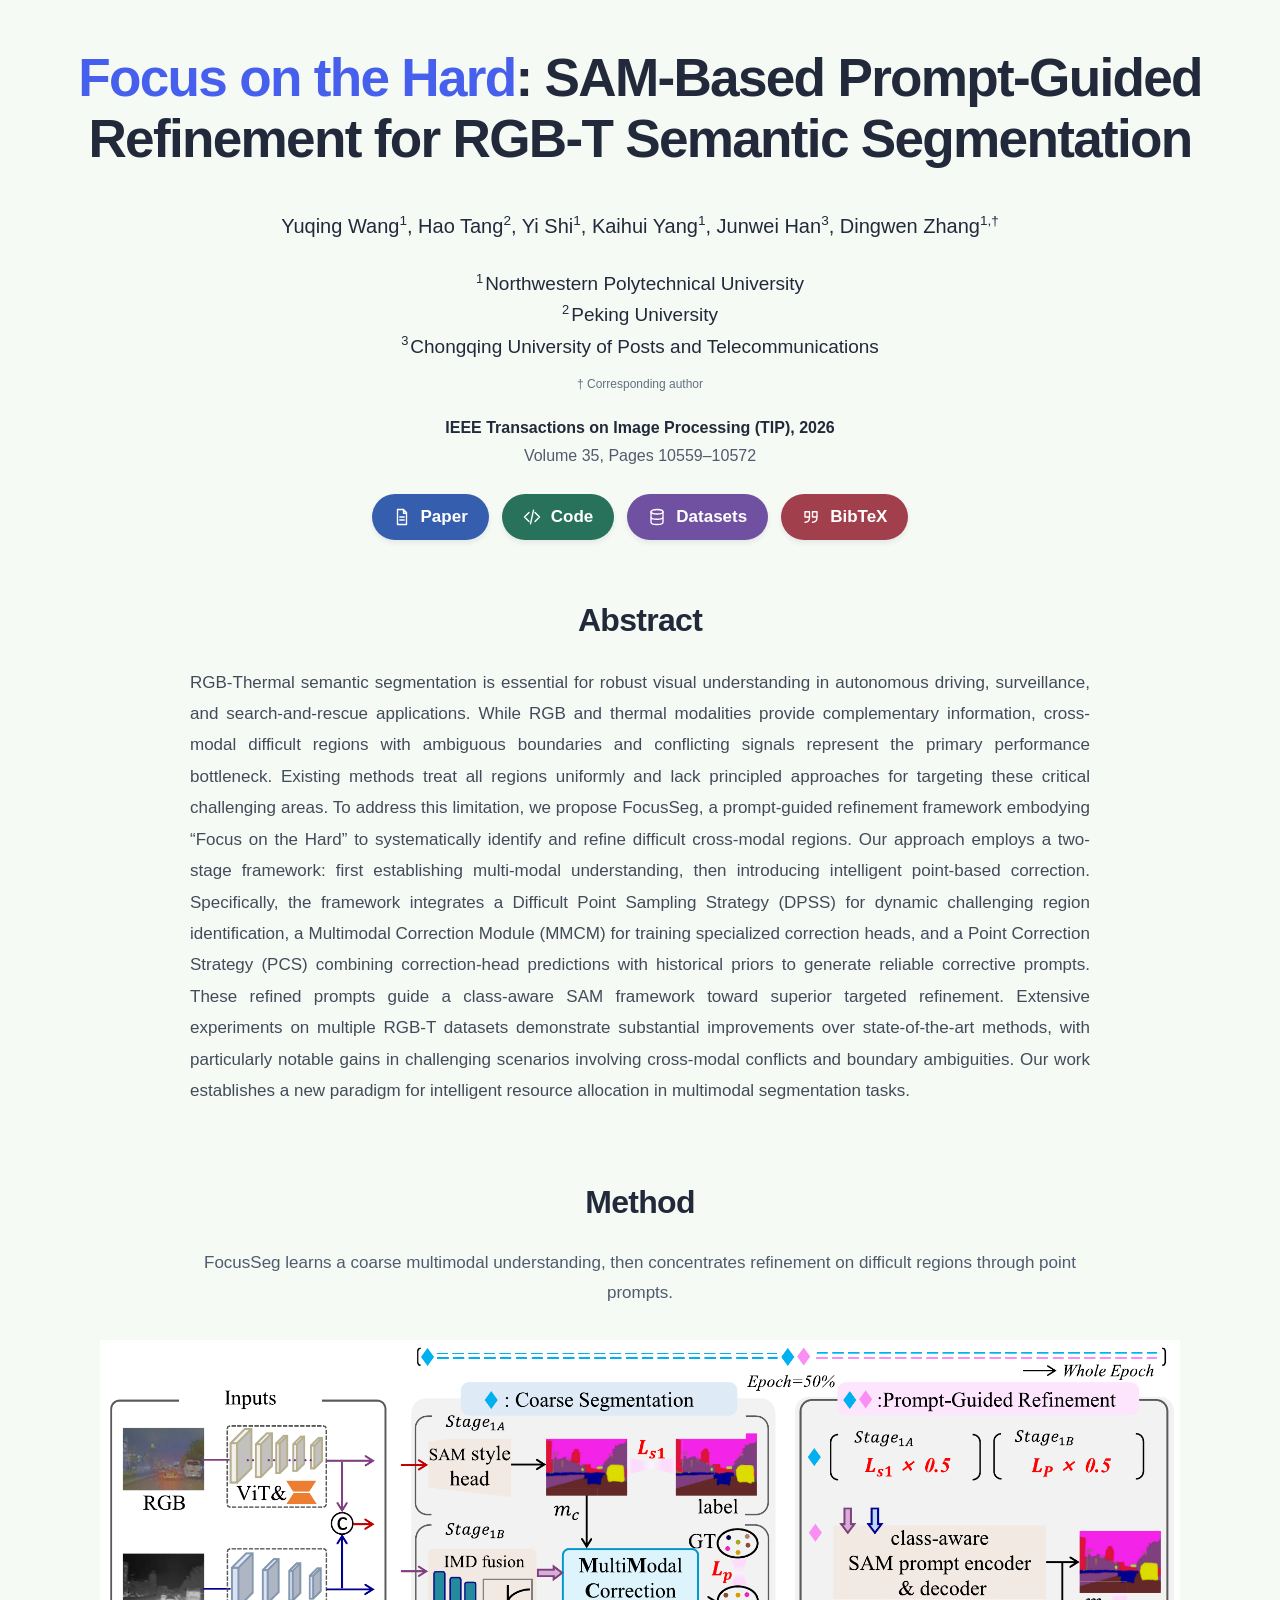
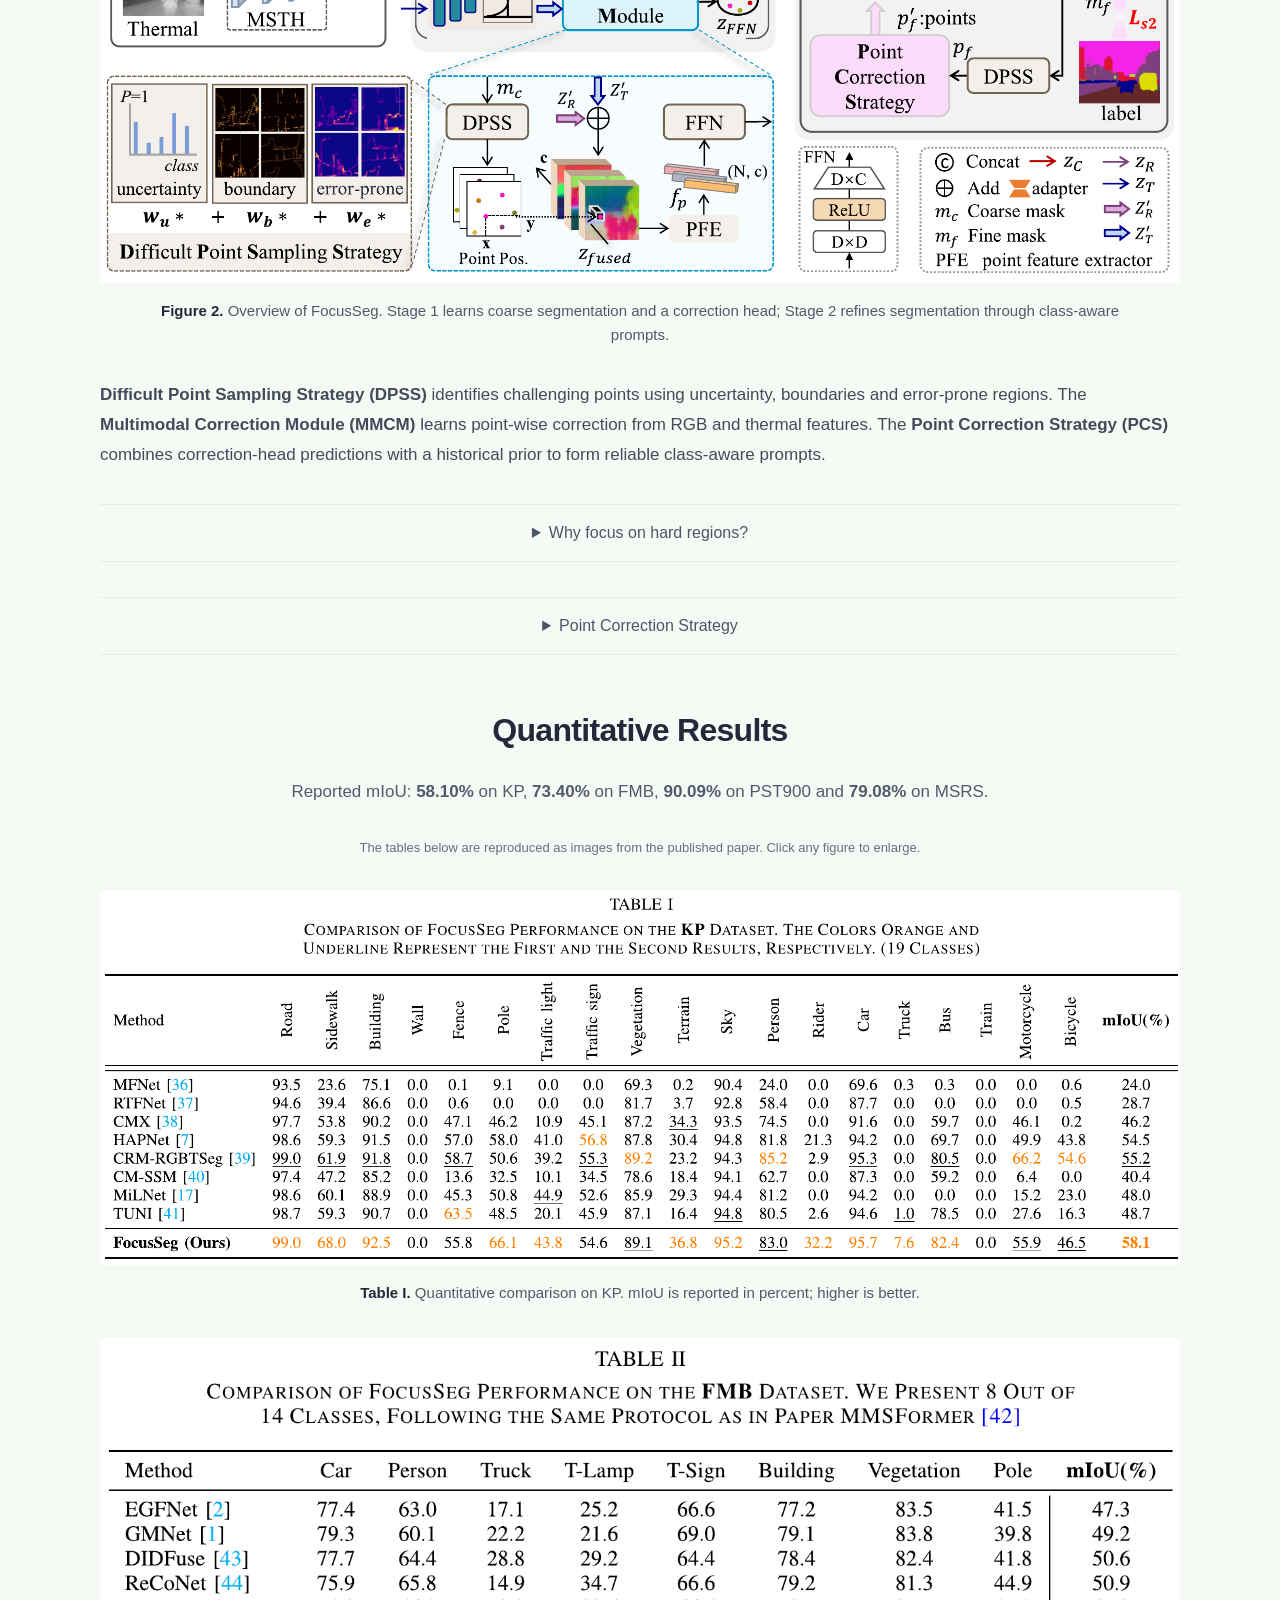
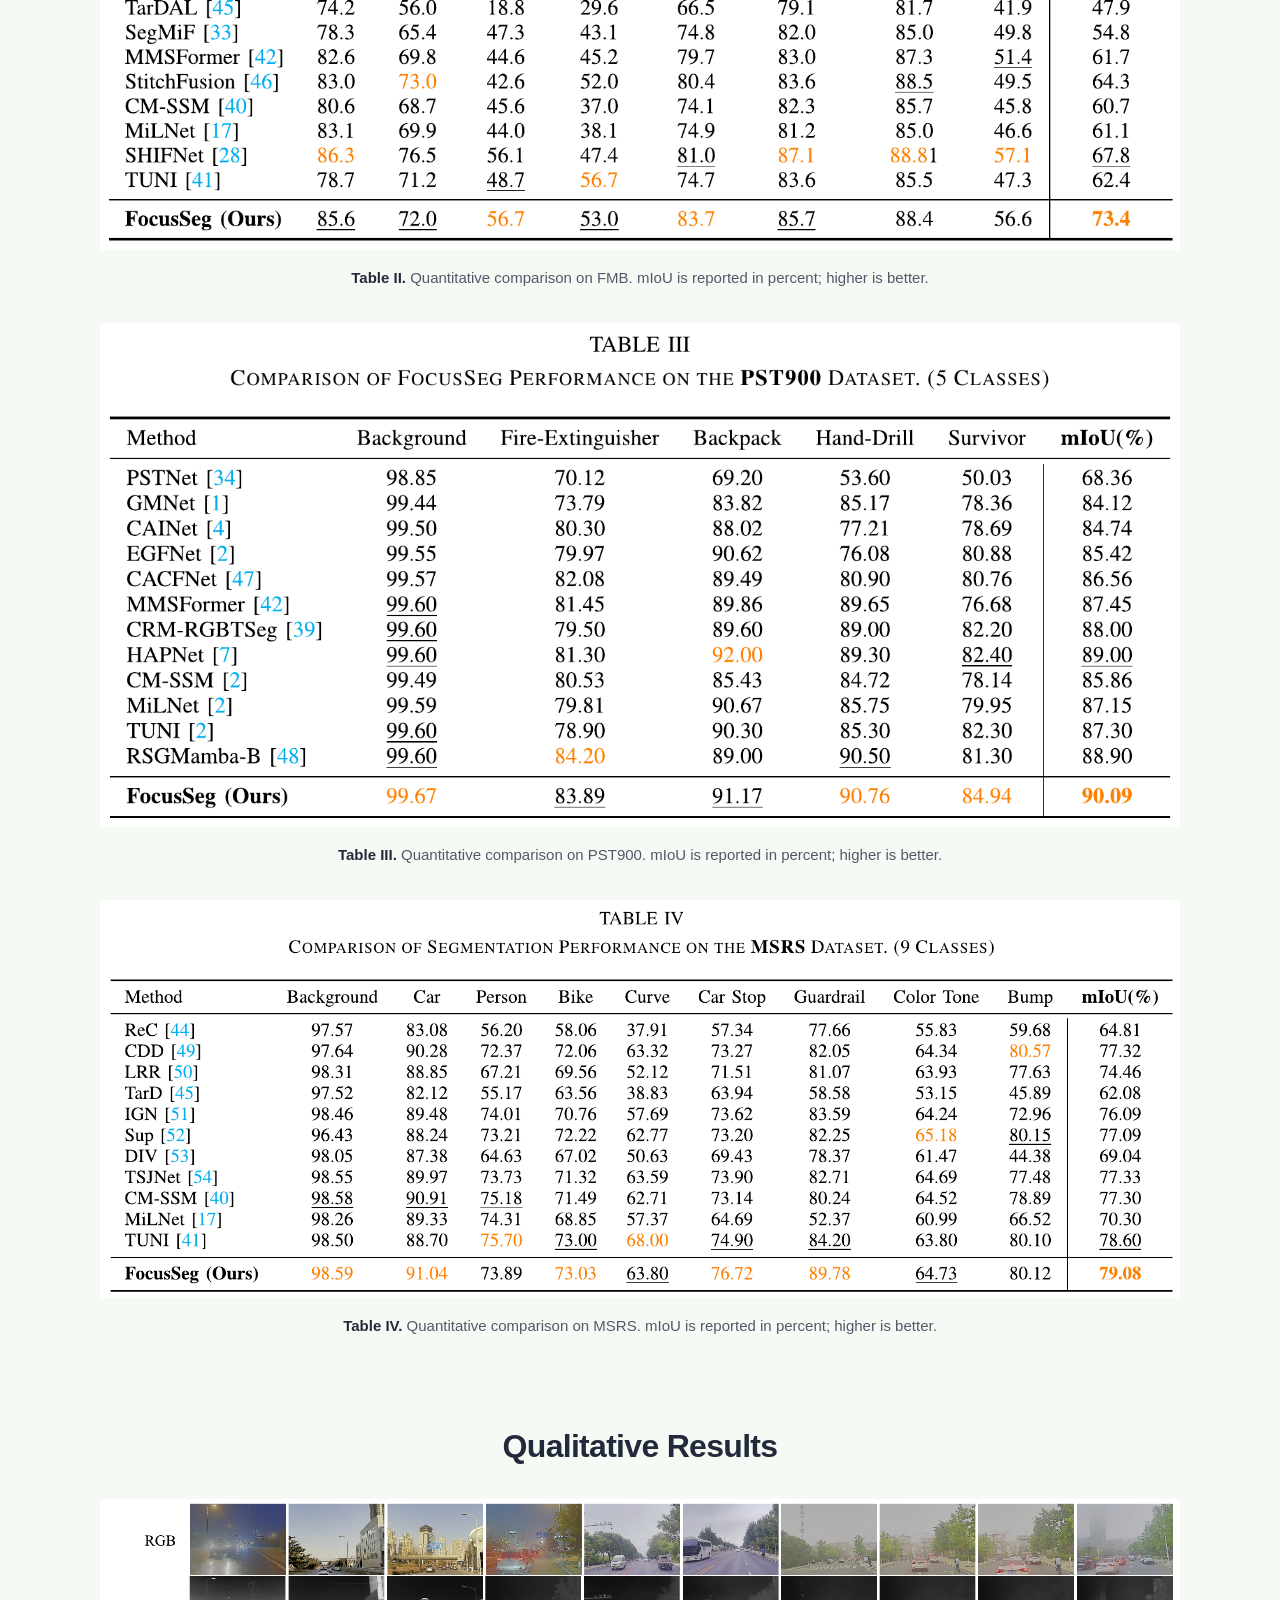
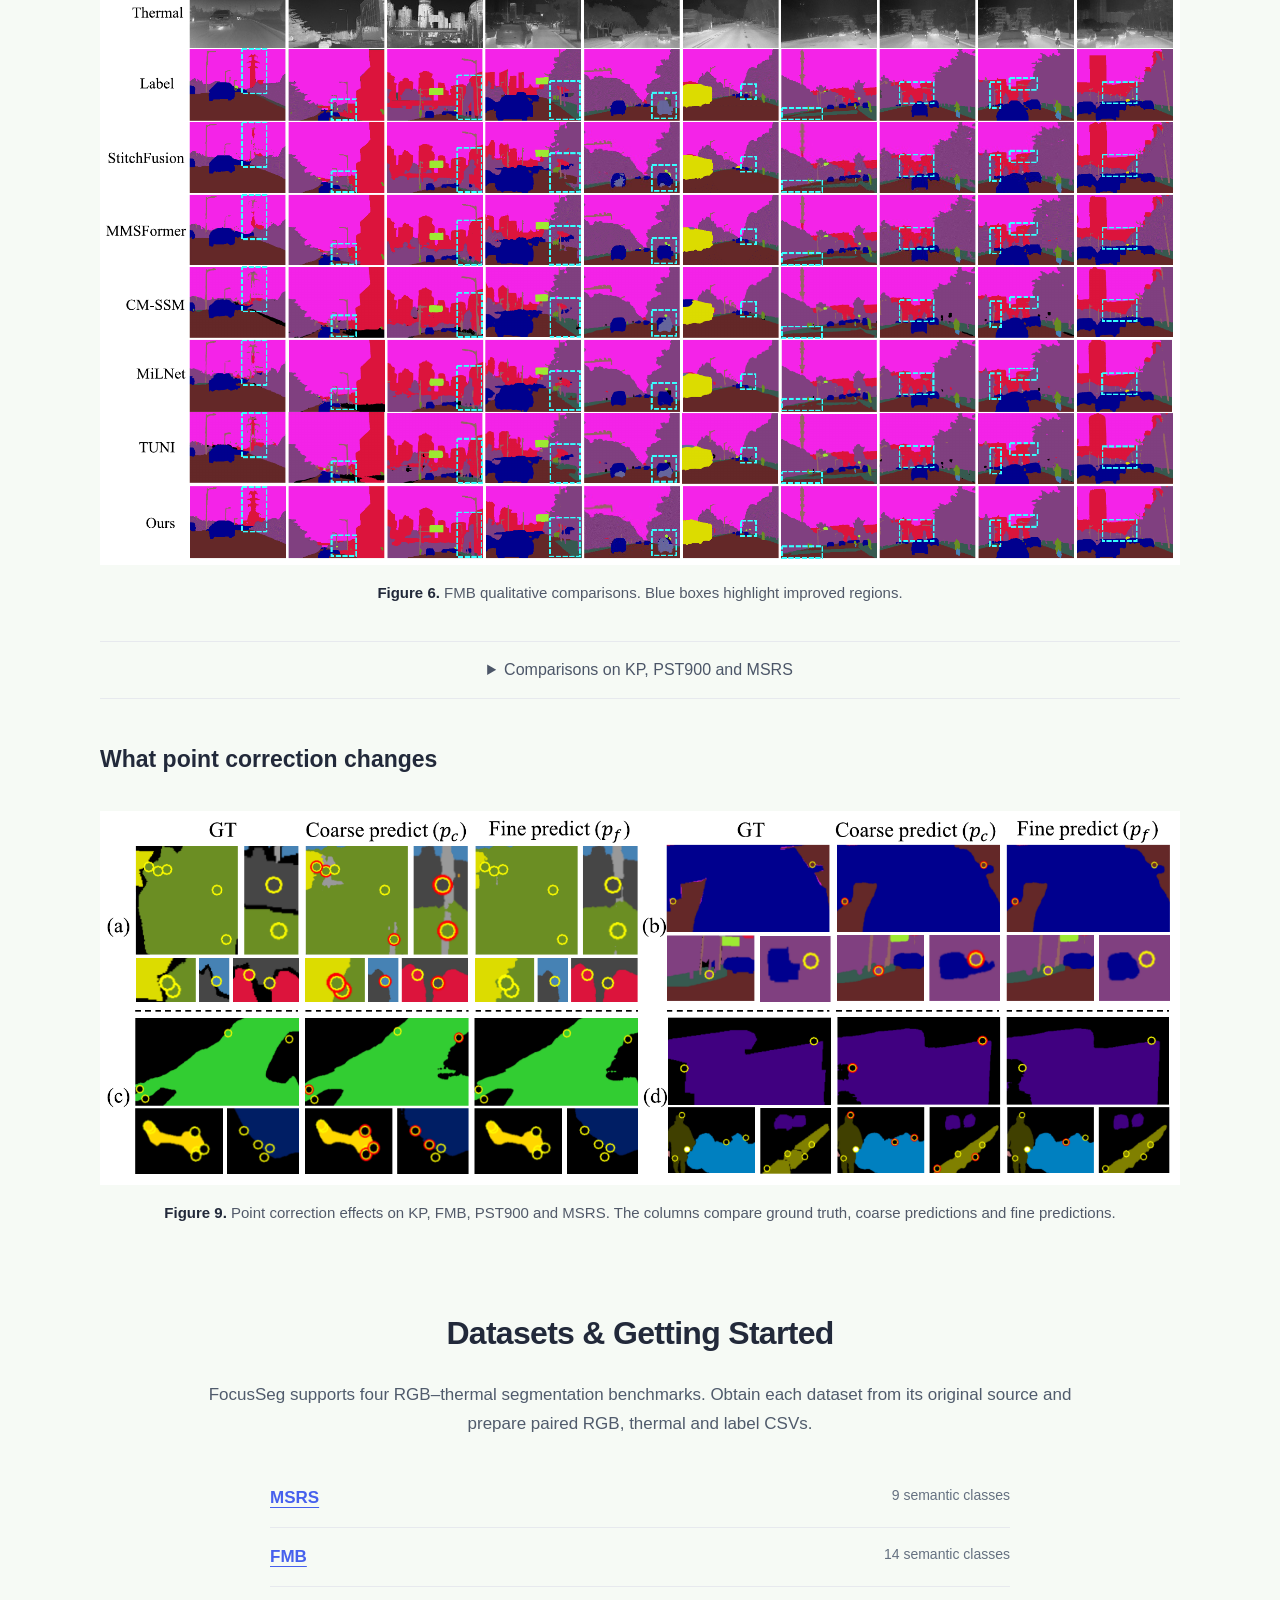
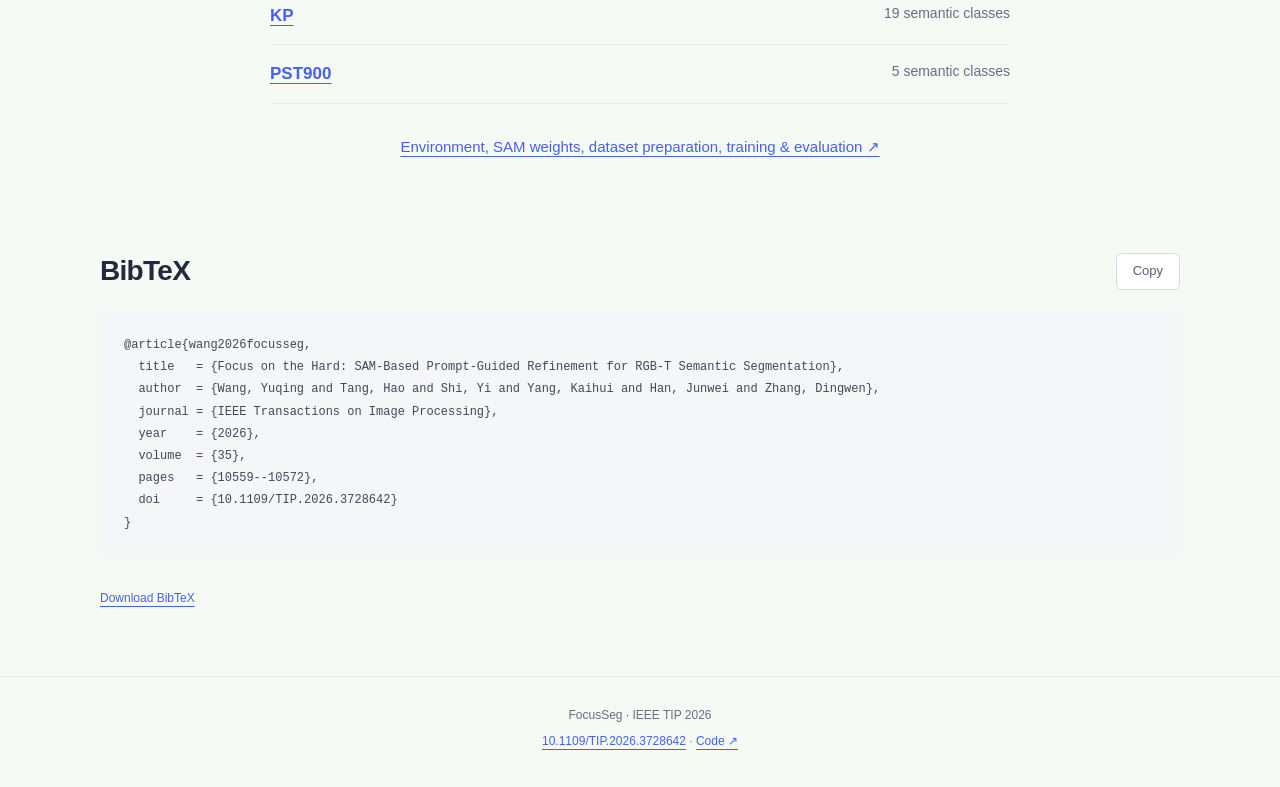
<file: FocusSeg/index.html>
<!doctype html>
<html lang="en">
<head>
<meta charset="utf-8">
<meta name="viewport" content="width=device-width,initial-scale=1">
<title>FocusSeg | Focus on the Hard · TIP 2026</title>
<meta name="description" content="FocusSeg: SAM-Based Prompt-Guided Refinement for RGB-T Semantic Segmentation. IEEE TIP 2026. Official paper, code, datasets and results.">
<meta name="theme-color" content="#f6faf5">
<meta property="og:title" content="Focus on the Hard: SAM-Based Prompt-Guided Refinement for RGB-T Semantic Segmentation">
<meta property="og:description" content="FocusSeg · IEEE Transactions on Image Processing, 2026. Identify hard cross-modal regions and refine them with class-aware SAM prompts.">
<meta property="og:type" content="website">
<meta property="og:url" content="https://wanda36.github.io/FocusSeg/">
<meta property="og:image" content="https://wanda36.github.io/FocusSeg/assets/framework.png">
<link rel="canonical" href="https://wanda36.github.io/FocusSeg/">
<link rel="icon" href="favicon.svg" type="image/svg+xml">
<link rel="stylesheet" href="style.css">
<script defer src="script.js"></script>
</head>
<body>
<a class="skip" href="#content">Skip to content</a>
<main id="content">
<section class="hero">
<h1><span>Focus on the Hard</span>: SAM-Based Prompt-Guided Refinement for RGB-T Semantic Segmentation</h1>
<p class="authors"><span>Yuqing Wang<sup>1</sup>,</span> <span>Hao Tang<sup>2</sup>,</span> <span>Yi Shi<sup>1</sup>,</span> <span>Kaihui Yang<sup>1</sup>,</span> <span>Junwei Han<sup>3</sup>,</span> <span>Dingwen Zhang<sup>1,†</sup></span></p>
<div class="affiliations">
<p><sup>1</sup>Northwestern Polytechnical University</p>
<p><sup>2</sup>Peking University</p>
<p><sup>3</sup>Chongqing University of Posts and Telecommunications</p>
</div>
<p class="corresponding">† Corresponding author</p>
<p class="venue"><strong>IEEE Transactions on Image Processing (TIP), 2026</strong><br>Volume 35, Pages 10559–10572</p>
<div class="resources">
<a href="https://doi.org/10.1109/TIP.2026.3728642"><svg viewBox="0 0 24 24" aria-hidden="true"><path d="M6 2h8l4 4v16H6zM14 2v5h4M9 12h6M9 16h6"/></svg> Paper</a>
<a href="https://github.com/Wanda36/FocusSeg"><svg viewBox="0 0 24 24" aria-hidden="true"><path d="m8 6-6 6 6 6m8-12 6 6-6 6M14 3l-4 18"/></svg> Code</a>
<a href="#datasets"><svg viewBox="0 0 24 24" aria-hidden="true"><ellipse cx="12" cy="5" rx="8" ry="3"/><path d="M4 5v14c0 4 16 4 16 0V5M4 12c0 4 16 4 16 0"/></svg> Datasets</a>
<a href="#citation"><svg viewBox="0 0 24 24" aria-hidden="true"><path d="M4 5h6v7H4v-7Zm10 0h6v7h-6v-7ZM10 12c0 5-3 7-6 7m16-7c0 5-3 7-6 7"/></svg> BibTeX</a>
</div>
</section>
<section class="section abstract" id="abstract">
<h2>Abstract</h2>
<p>RGB-Thermal semantic segmentation is essential for robust visual understanding in autonomous driving, surveillance, and search-and-rescue applications. While RGB and thermal modalities provide complementary information, cross-modal difficult regions with ambiguous boundaries and conflicting signals represent the primary performance bottleneck. Existing methods treat all regions uniformly and lack principled approaches for targeting these critical challenging areas. To address this limitation, we propose FocusSeg, a prompt-guided refinement framework embodying “Focus on the Hard” to systematically identify and refine difficult cross-modal regions. Our approach employs a two-stage framework: first establishing multi-modal understanding, then introducing intelligent point-based correction. Specifically, the framework integrates a Difficult Point Sampling Strategy (DPSS) for dynamic challenging region identification, a Multimodal Correction Module (MMCM) for training specialized correction heads, and a Point Correction Strategy (PCS) combining correction-head predictions with historical priors to generate reliable corrective prompts. These refined prompts guide a class-aware SAM framework toward superior targeted refinement. Extensive experiments on multiple RGB-T datasets demonstrate substantial improvements over state-of-the-art methods, with particularly notable gains in challenging scenarios involving cross-modal conflicts and boundary ambiguities. Our work establishes a new paradigm for intelligent resource allocation in multimodal segmentation tasks.</p>
</section>
<section class="section" id="method">
<h2>Method</h2>
<p class="section-intro">FocusSeg learns a coarse multimodal understanding, then concentrates refinement on difficult regions through point prompts.</p>
<figure>
  <a class="zoom" href="assets/framework.png"><img src="assets/framework.png" alt="FocusSeg framework: two-stage training, difficult point sampling, multimodal correction and prompt-guided refinement" loading="lazy"></a>
  <figcaption><strong>Figure 2.</strong> Overview of FocusSeg. Stage 1 learns coarse segmentation and a correction head; Stage 2 refines segmentation through class-aware prompts.</figcaption>
</figure>
<p><strong>Difficult Point Sampling Strategy (DPSS)</strong> identifies challenging points using uncertainty, boundaries and error-prone regions. The <strong>Multimodal Correction Module (MMCM)</strong> learns point-wise correction from RGB and thermal features. The <strong>Point Correction Strategy (PCS)</strong> combines correction-head predictions with a historical prior to form reliable class-aware prompts.</p>
<details><summary>Why focus on hard regions?</summary><figure>
  <a class="zoom" href="assets/motivation.png"><img src="assets/motivation.png" alt="Uniform processing versus targeted refinement of difficult cross-modal regions" loading="lazy"></a>
  <figcaption><strong>Figure 1.</strong> FocusSeg allocates refinement to hard regions instead of treating every region uniformly.</figcaption>
</figure></details>
<details><summary>Point Correction Strategy</summary><figure class="compact">
  <a class="zoom" href="assets/point-correction-strategy.png"><img src="assets/point-correction-strategy.png" alt="Point correction using correction-head logits and historical-prior candidate intersection" loading="lazy"></a>
  <figcaption><strong>Figure 3.</strong> The Point Correction Strategy combines learned correction predictions with historical priors.</figcaption>
</figure><p>During training, PCS intersects correction-head and historical-prior candidates and filters unreliable corrections using ground-truth supervision. This training-time correction should be distinguished from automatic inference, which does not access ground-truth labels.</p></details>
</section>
<section class="section" id="results">
<h2>Quantitative Results</h2>
<p class="section-intro">Reported mIoU: <strong>58.10%</strong> on KP, <strong>73.40%</strong> on FMB, <strong>90.09%</strong> on PST900 and <strong>79.08%</strong> on MSRS.</p>
<p class="figure-note">The tables below are reproduced as images from the published paper. Click any figure to enlarge.</p>
<figure>
  <a class="zoom" href="assets/table-1-kp.png"><img src="assets/table-1-kp.png" alt="Table I: published quantitative comparisons on KP" loading="lazy"></a>
  <figcaption><strong>Table I.</strong> Quantitative comparison on KP. mIoU is reported in percent; higher is better.</figcaption>
</figure>
<figure>
  <a class="zoom" href="assets/table-2-fmb.png"><img src="assets/table-2-fmb.png" alt="Table II: published quantitative comparisons on FMB" loading="lazy"></a>
  <figcaption><strong>Table II.</strong> Quantitative comparison on FMB. mIoU is reported in percent; higher is better.</figcaption>
</figure>
<figure>
  <a class="zoom" href="assets/table-3-pst900.png"><img src="assets/table-3-pst900.png" alt="Table III: published quantitative comparisons on PST900" loading="lazy"></a>
  <figcaption><strong>Table III.</strong> Quantitative comparison on PST900. mIoU is reported in percent; higher is better.</figcaption>
</figure>
<figure>
  <a class="zoom" href="assets/table-4-msrs.png"><img src="assets/table-4-msrs.png" alt="Table IV: published quantitative comparisons on MSRS" loading="lazy"></a>
  <figcaption><strong>Table IV.</strong> Quantitative comparison on MSRS. mIoU is reported in percent; higher is better.</figcaption>
</figure>
</section>
<section class="section" id="qualitative">
<h2>Qualitative Results</h2>
<figure>
  <a class="zoom" href="assets/results-fmb.png"><img src="assets/results-fmb.png" alt="Qualitative RGB-thermal segmentation comparisons on FMB" loading="lazy"></a>
  <figcaption><strong>Figure 6.</strong> FMB qualitative comparisons. Blue boxes highlight improved regions.</figcaption>
</figure>
<details><summary>Comparisons on KP, PST900 and MSRS</summary><figure class="compact">
  <a class="zoom" href="assets/results-kp.png"><img src="assets/results-kp.png" alt="Qualitative segmentation comparisons on KP" loading="lazy"></a>
  <figcaption><strong>Figure 5.</strong> Qualitative results on KP.</figcaption>
</figure>
<figure>
  <a class="zoom" href="assets/results-pst900.png"><img src="assets/results-pst900.png" alt="Qualitative segmentation comparisons on PST900" loading="lazy"></a>
  <figcaption><strong>Figure 7.</strong> Qualitative results on PST900.</figcaption>
</figure>
<figure>
  <a class="zoom" href="assets/results-msrs.png"><img src="assets/results-msrs.png" alt="Qualitative segmentation comparisons on MSRS" loading="lazy"></a>
  <figcaption><strong>Figure 8.</strong> Qualitative results on MSRS.</figcaption>
</figure></details>
<h3>What point correction changes</h3>
<figure>
  <a class="zoom" href="assets/point-correction-effect.png"><img src="assets/point-correction-effect.png" alt="Ground truth, coarse predictions and refined predictions on four datasets" loading="lazy"></a>
  <figcaption><strong>Figure 9.</strong> Point correction effects on KP, FMB, PST900 and MSRS. The columns compare ground truth, coarse predictions and fine predictions.</figcaption>
</figure>
</section>
<section class="section" id="datasets">
<h2>Datasets & Getting Started</h2>
<p class="section-intro">FocusSeg supports four RGB–thermal segmentation benchmarks. Obtain each dataset from its original source and prepare paired RGB, thermal and label CSVs.</p>
<ul class="dataset-links">
<li><a href="https://github.com/Linfeng-Tang/MSRS">MSRS</a><span>9 semantic classes</span></li>
<li><a href="https://github.com/JinyuanLiu-CV/SegMiF#fmb-dataset">FMB</a><span>14 semantic classes</span></li>
<li><a href="https://github.com/yeong-dev/MS-UDA#about-dataset">KP</a><span>19 semantic classes</span></li>
<li><a href="https://github.com/ShreyasSkandanS/pst900_thermal_rgb#pst900-dataset">PST900</a><span>5 semantic classes</span></li>
</ul>
<p class="getting-started"><a href="https://github.com/Wanda36/FocusSeg#getting-started">Environment, SAM weights, dataset preparation, training & evaluation ↗</a></p>
</section>
<section class="section citation" id="citation">
<div class="citation-heading"><h2>BibTeX</h2><button id="copy-citation" type="button">Copy</button></div>
<pre><code id="bibtex">@article{wang2026focusseg,
  title   = {Focus on the Hard: SAM-Based Prompt-Guided Refinement for RGB-T Semantic Segmentation},
  author  = {Wang, Yuqing and Tang, Hao and Shi, Yi and Yang, Kaihui and Han, Junwei and Zhang, Dingwen},
  journal = {IEEE Transactions on Image Processing},
  year    = {2026},
  volume  = {35},
  pages   = {10559--10572},
  doi     = {10.1109/TIP.2026.3728642}
}</code></pre>
<p id="copy-status" role="status" aria-live="polite"></p>
<a class="bib-download" href="assets/focusseg.bib" download>Download BibTeX</a>
</section>
</main>
<footer><p>FocusSeg · IEEE TIP 2026</p><a href="https://doi.org/10.1109/TIP.2026.3728642">10.1109/TIP.2026.3728642</a> · <a href="https://github.com/Wanda36/FocusSeg">Code ↗</a></footer>
<dialog id="lightbox" aria-label="Enlarged paper figure"><button id="close-lightbox" aria-label="Close enlarged figure">Close ×</button><img id="lightbox-image" alt=""></dialog>
</body>
</html>
</file>
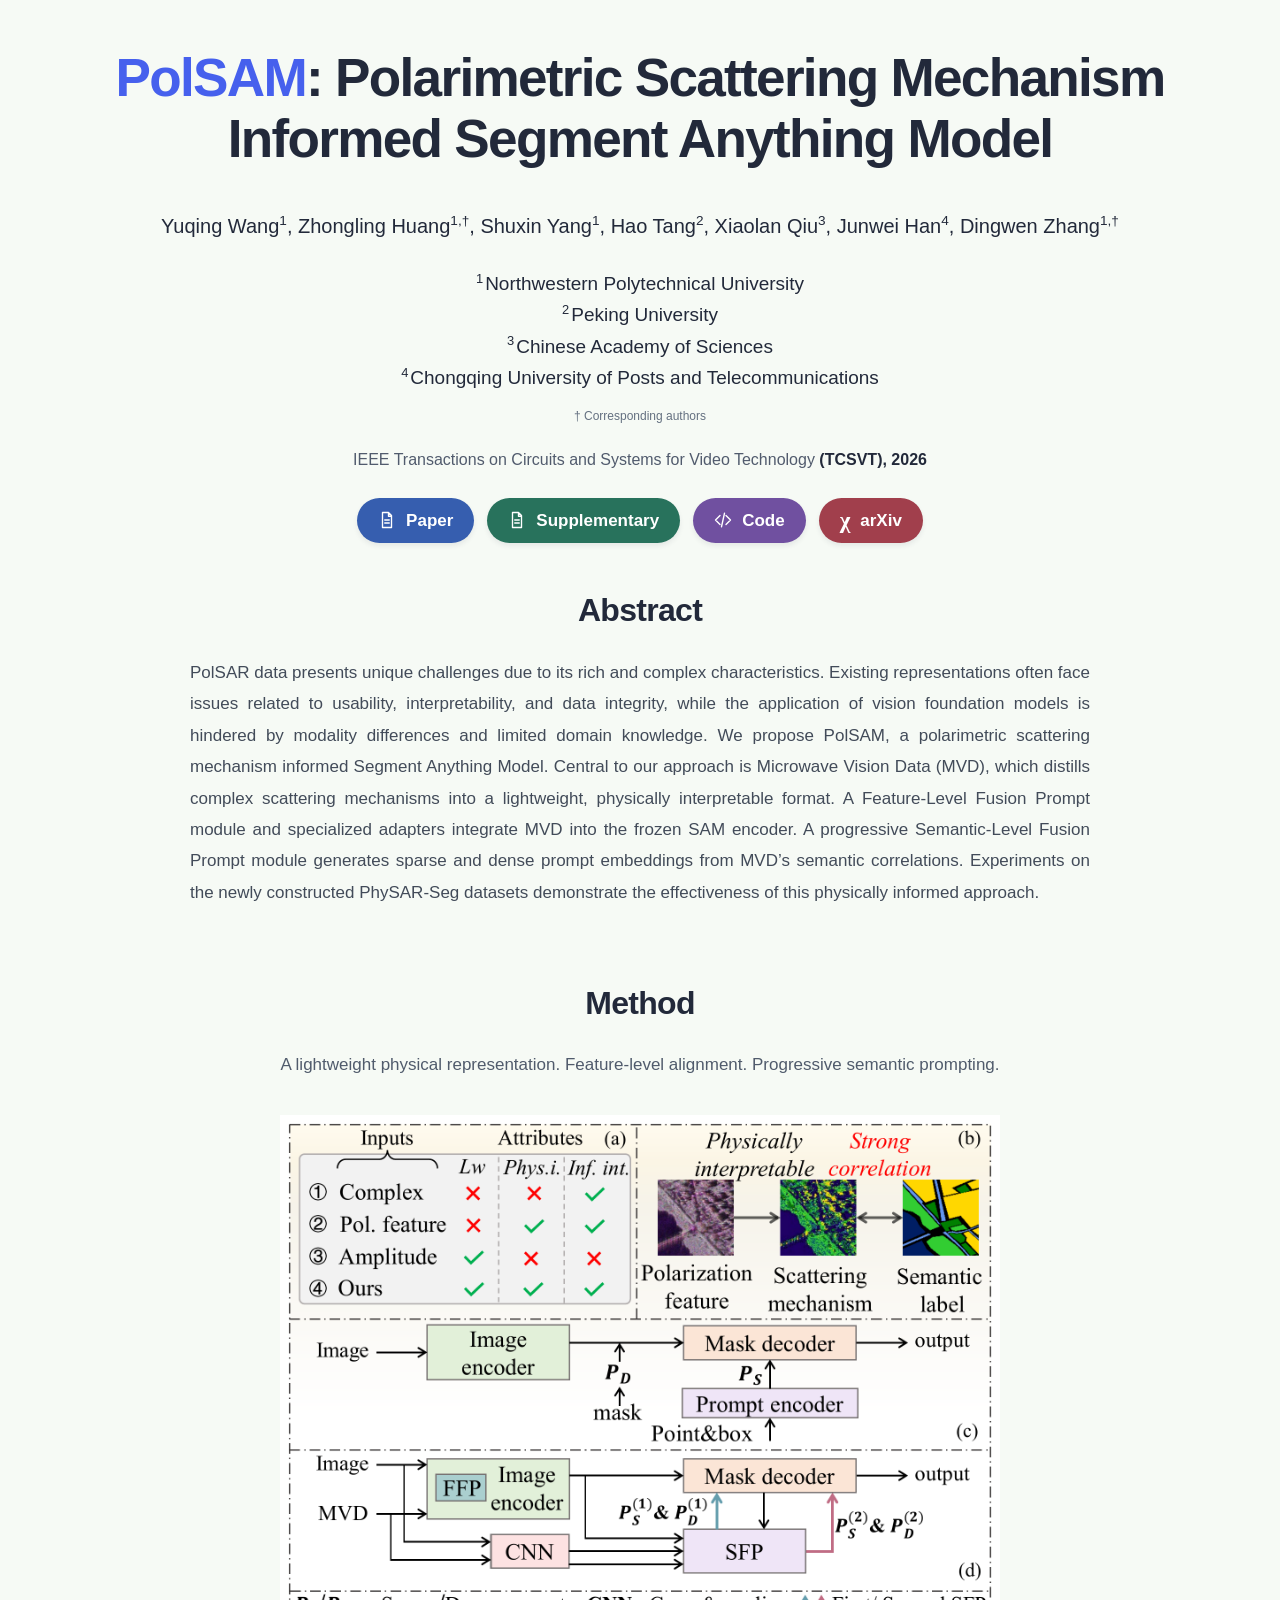
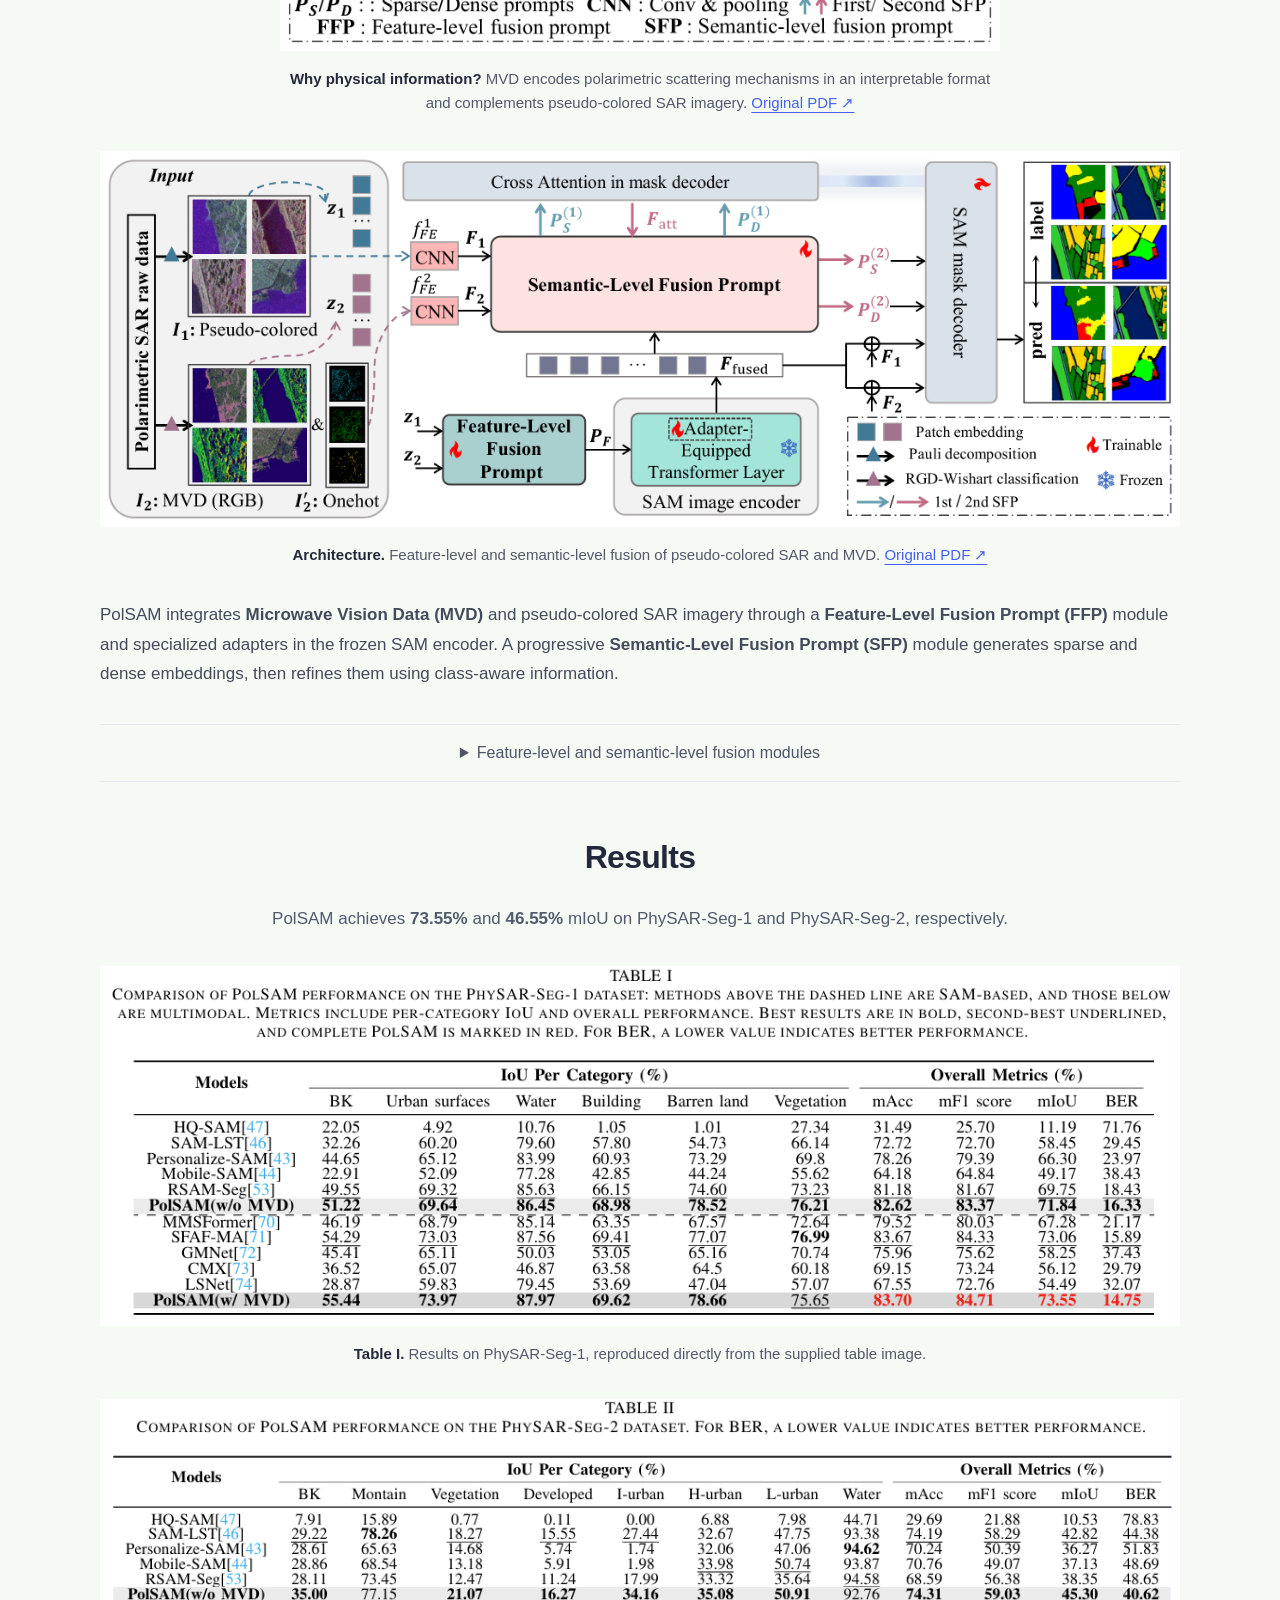
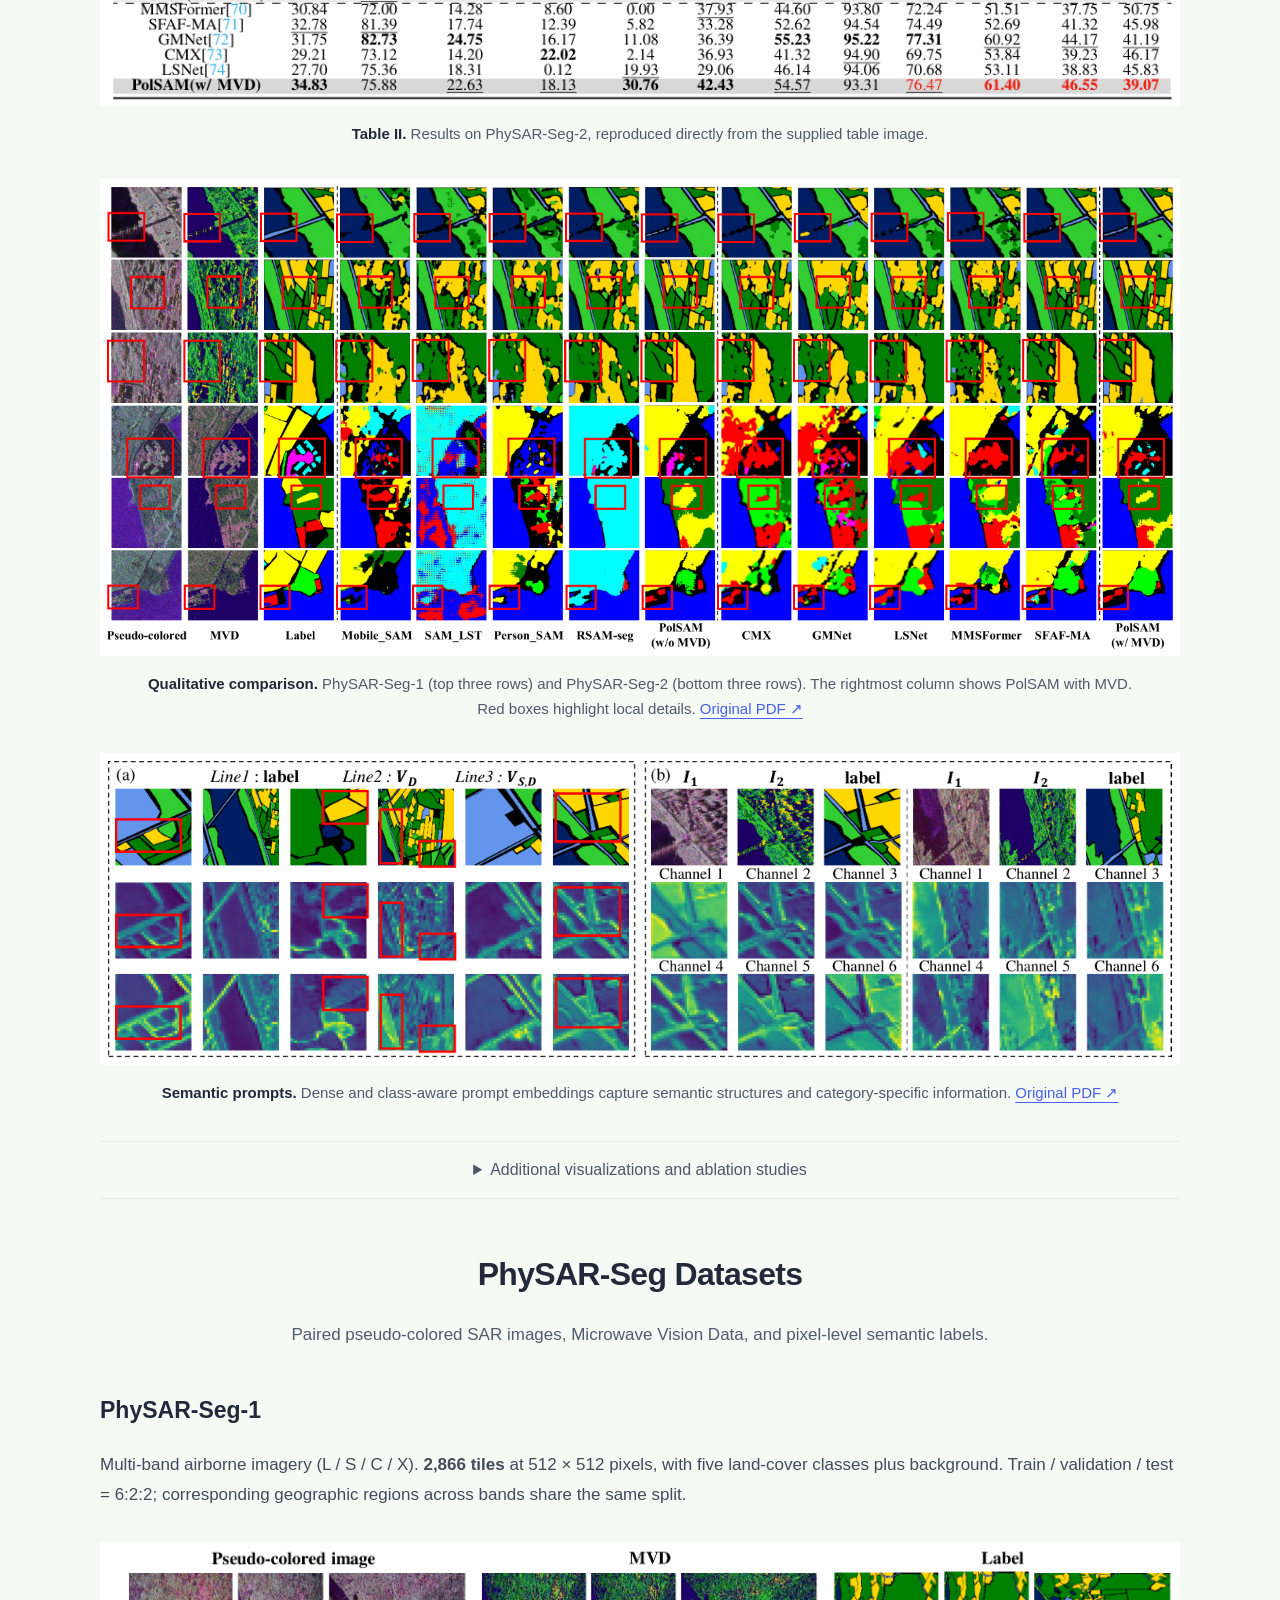
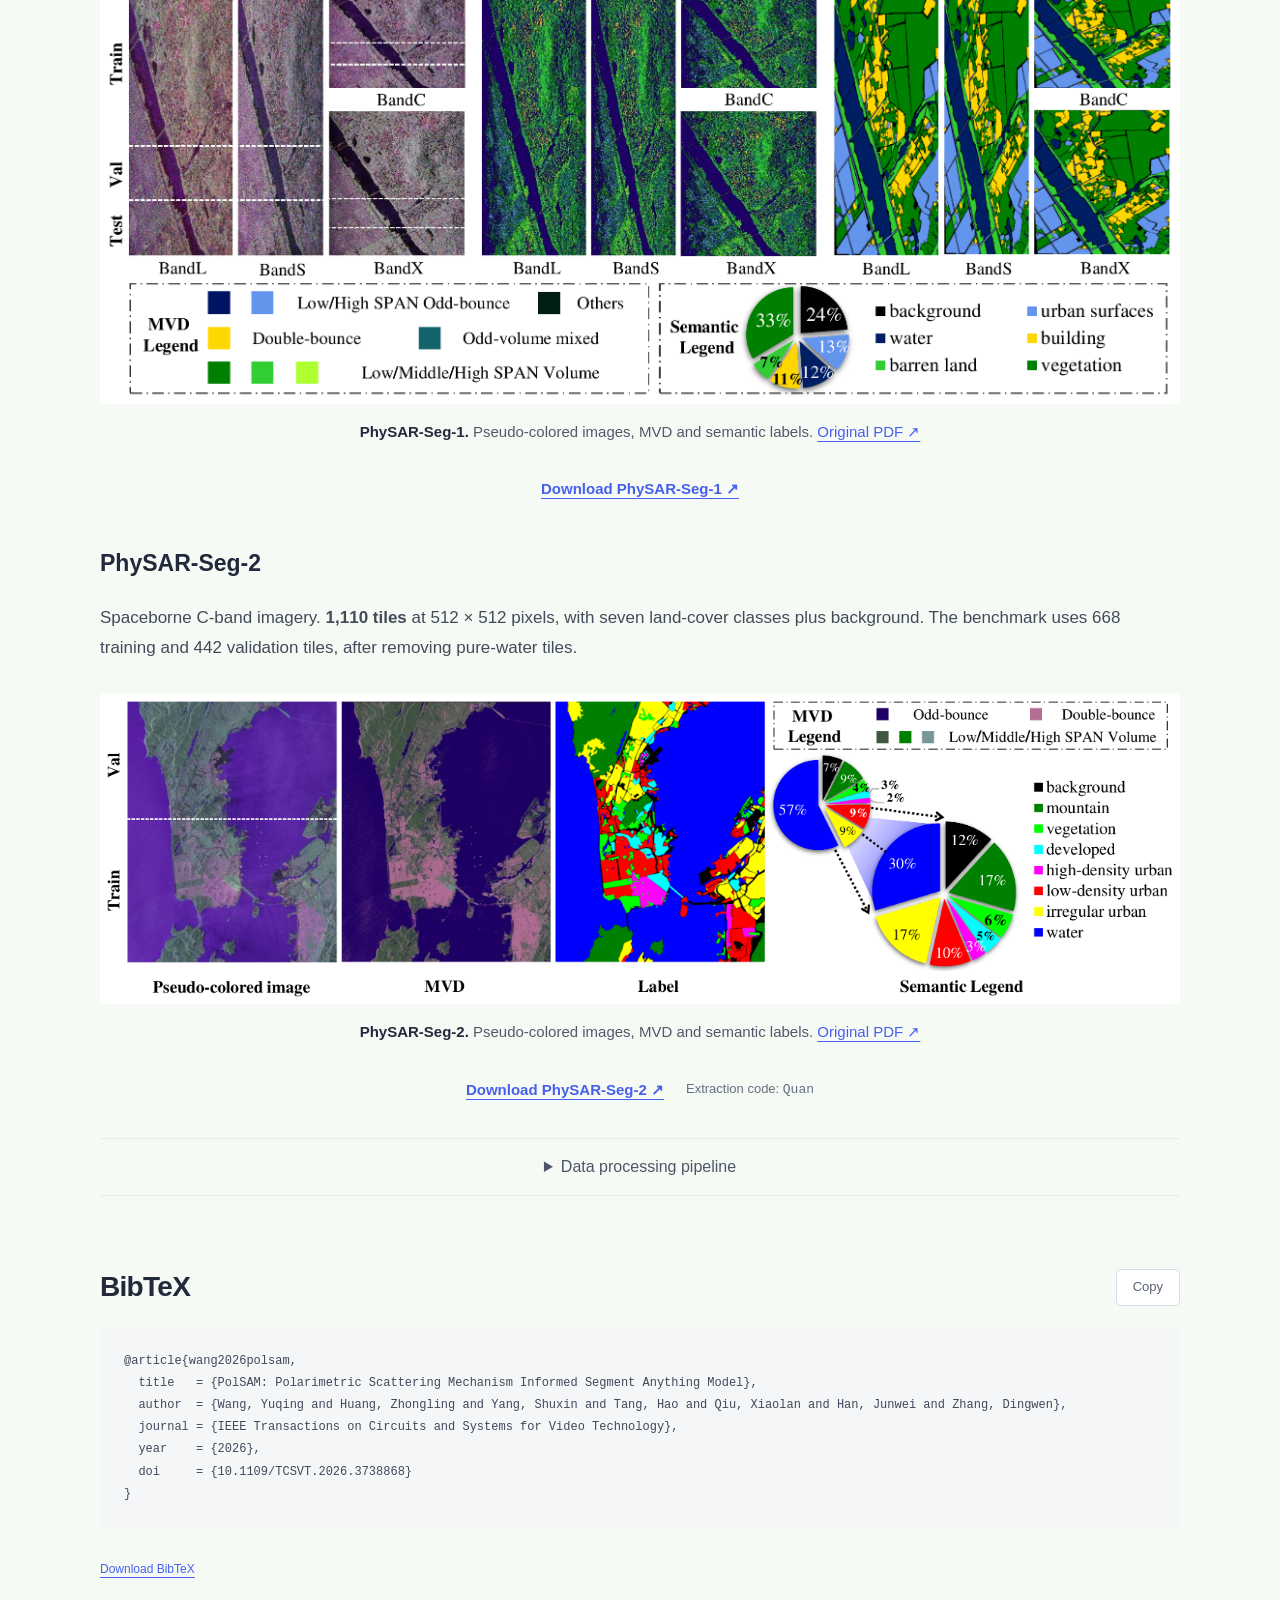
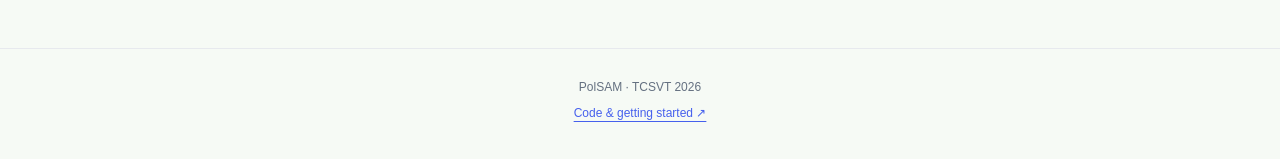
<file: PolSAM/index.html>
<!doctype html>
<html lang="en"><head>
<meta charset="utf-8">
<meta name="viewport" content="width=device-width,initial-scale=1">
<title>PolSAM: Polarimetric Scattering Mechanism Informed Segment Anything Model</title>

<meta name="description" content="PolSAM · TCSVT 2026. Polarimetric Scattering Mechanism Informed Segment Anything Model. Official paper, code and PhySAR-Seg datasets.">
<meta property="og:title" content="PolSAM: Polarimetric Scattering Mechanism Informed Segment Anything Model">
<meta property="og:type" content="website">
<meta property="og:url" content="https://wanda36.github.io/PolSAM/">
<meta property="og:image" content="https://wanda36.github.io/PolSAM/assets/framework.png">
<meta name="theme-color" content="#ffffff">
<link rel="canonical" href="https://wanda36.github.io/PolSAM/">
<link rel="icon" href="favicon.svg" type="image/svg+xml">
<link rel="stylesheet" href="style.css">
<script defer src="script.js"></script></head>
<body><a class="skip" href="#content">Skip to content</a><main id="content">

<section class="hero">
<h1><span>PolSAM</span>: Polarimetric Scattering Mechanism Informed Segment Anything Model</h1>

<p class="authors"><span>Yuqing Wang<sup>1</sup>,</span> <span>Zhongling Huang<sup>1,†</sup>,</span> <span>Shuxin Yang<sup>1</sup>,</span> <span>Hao Tang<sup>2</sup>,</span> <span>Xiaolan Qiu<sup>3</sup>,</span> <span>Junwei Han<sup>4</sup>,</span> <span>Dingwen Zhang<sup>1,†</sup></span></p>

<div class="affiliations">
<p><sup>1</sup>Northwestern Polytechnical University</p>
<p><sup>2</sup>Peking University</p>
<p><sup>3</sup>Chinese Academy of Sciences</p>
<p><sup>4</sup>Chongqing University of Posts and Telecommunications</p>
</div>
<p class="corresponding">† Corresponding authors</p>

<p class="venue">IEEE Transactions on Circuits and Systems for Video Technology <strong>(TCSVT), 2026</strong></p>

<div class="resources"><a href="https://doi.org/10.1109/TCSVT.2026.3738868"><svg viewBox="0 0 24 24" aria-hidden="true"><path d="M6 2h8l4 4v16H6zM14 2v5h4M9 12h6M9 16h6"/></svg> Paper</a><a href="assets/supplementary.pdf"><svg viewBox="0 0 24 24" aria-hidden="true"><path d="M6 2h8l4 4v16H6zM14 2v5h4M9 12h6M9 16h6"/></svg> Supplementary</a><a href="https://github.com/XAI4SAR/PolSAM"><svg viewBox="0 0 24 24" aria-hidden="true"><path d="m8 6-6 6 6 6m8-12 6 6-6 6M14 3l-4 18"/></svg> Code</a><a href="https://arxiv.org/abs/2412.12737"><span class="arxiv-icon" aria-hidden="true">χ</span> arXiv</a>
</div>

</section>


<section class="section abstract">
<h2>Abstract</h2>
<p>PolSAR data presents unique challenges due to its rich and complex characteristics. Existing representations often face issues related to usability, interpretability, and data integrity, while the application of vision foundation models is hindered by modality differences and limited domain knowledge. We propose PolSAM, a polarimetric scattering mechanism informed Segment Anything Model. Central to our approach is Microwave Vision Data (MVD), which distills complex scattering mechanisms into a lightweight, physically interpretable format. A Feature-Level Fusion Prompt module and specialized adapters integrate MVD into the frozen SAM encoder. A progressive Semantic-Level Fusion Prompt module generates sparse and dense prompt embeddings from MVD’s semantic correlations. Experiments on the newly constructed PhySAR-Seg datasets demonstrate the effectiveness of this physically informed approach.</p>
</section>
<section class="section" id="method">
<h2>Method</h2>
<p class="section-intro">A lightweight physical representation. Feature-level alignment. Progressive semantic prompting.</p>
<figure class="compact"><a class="zoom" href="assets/intro.png"><img src="assets/intro.png" alt="PolSAR data representations and a comparison between SAM and PolSAM" loading="lazy"></a><figcaption><strong>Why physical information?</strong> MVD encodes polarimetric scattering mechanisms in an interpretable format and complements pseudo-colored SAR imagery. <a href="assets/intro.pdf">Original PDF ↗</a></figcaption>
</figure>
<figure>
<a class="zoom" href="assets/framework.png"><img src="assets/framework.png" alt="Full PolSAM architecture with FFP, adapters, progressive SFP and mask decoder" loading="lazy"></a>
<figcaption><strong>Architecture.</strong> Feature-level and semantic-level fusion of pseudo-colored SAR and MVD. <a href="assets/framework.pdf">Original PDF ↗</a></figcaption>
</figure>
<p>PolSAM integrates <strong>Microwave Vision Data (MVD)</strong> and pseudo-colored SAR imagery through a <strong>Feature-Level Fusion Prompt (FFP)</strong> module and specialized adapters in the frozen SAM encoder. A progressive <strong>Semantic-Level Fusion Prompt (SFP)</strong> module generates sparse and dense embeddings, then refines them using class-aware information.</p>
<details><summary>Feature-level and semantic-level fusion modules</summary><figure>
<a class="zoom" href="assets/detail1.png"><img src="assets/detail1.png" alt="Feature-Level Fusion Prompt module" loading="lazy"></a>
<figcaption><strong>FFP.</strong> Feature-level fusion module. <a href="assets/detail1.pdf">Original PDF ↗</a></figcaption>
</figure>
<figure>
<a class="zoom" href="assets/detail2.png"><img src="assets/detail2.png" alt="Semantic-Level Fusion Prompt module" loading="lazy"></a>
<figcaption><strong>SFP.</strong> Semantic-level prompt generation. <a href="assets/detail2.pdf">Original PDF ↗</a></figcaption>
</figure>
</details></section>
<section class="section" id="results">
<h2>Results</h2>
<p class="section-intro">PolSAM achieves <strong>73.55%</strong> and <strong>46.55%</strong> mIoU on PhySAR-Seg-1 and PhySAR-Seg-2, respectively.</p>
<figure>
<a class="zoom" href="assets/tab1.png"><img src="assets/tab1.png" alt="Table I: complete reported quantitative comparisons on PhySAR-Seg-1" loading="lazy"></a>
<figcaption><strong>Table I.</strong> Results on PhySAR-Seg-1, reproduced directly from the supplied table image.</figcaption>
</figure>
<figure>
<a class="zoom" href="assets/tab2.png"><img src="assets/tab2.png" alt="Table II: complete reported quantitative comparisons on PhySAR-Seg-2" loading="lazy"></a>
<figcaption><strong>Table II.</strong> Results on PhySAR-Seg-2, reproduced directly from the supplied table image.</figcaption>
</figure>

<figure class=""><a class="zoom" href="assets/visual.png"><img src="assets/visual.png" alt="Segmentation comparisons on PhySAR-Seg-1 and PhySAR-Seg-2 across SAM-based and multimodal methods" loading="lazy"></a><figcaption><strong>Qualitative comparison.</strong> PhySAR-Seg-1 (top three rows) and PhySAR-Seg-2 (bottom three rows). The rightmost column shows PolSAM with MVD. Red boxes highlight local details. <a href="assets/visual.pdf">Original PDF ↗</a></figcaption>
</figure>
<figure class=""><a class="zoom" href="assets/feature_visual.png"><img src="assets/feature_visual.png" alt="Dense prompt embeddings and class-specific fusion maps" loading="lazy"></a><figcaption><strong>Semantic prompts.</strong> Dense and class-aware prompt embeddings capture semantic structures and category-specific information. <a href="assets/feature_visual.pdf">Original PDF ↗</a></figcaption>
</figure>
<details><summary>Additional visualizations and ablation studies</summary><figure>
<a class="zoom" href="assets/adapter.png"><img src="assets/adapter.png" alt="Feature activations and t-SNE with and without adapters" loading="lazy"></a>
<figcaption><strong>Adapter analysis.</strong> Feature activation maps and feature-space distributions. <a href="assets/adapter.pdf">Original PDF ↗</a></figcaption>
</figure>
<figure>
<a class="zoom" href="assets/categories.png"><img src="assets/categories.png" alt="Per-class IoU comparisons on both PhySAR-Seg datasets" loading="lazy"></a>
<figcaption><strong>Per-class performance.</strong> Comparisons across semantic categories. <a href="assets/categories.pdf">Original PDF ↗</a></figcaption>
</figure>
<figure>
<a class="zoom" href="assets/M6-coarse.png"><img src="assets/M6-coarse.png" alt="Qualitative ablation comparison on PhySAR-Seg-1" loading="lazy"></a>
<figcaption><strong>Ablation visualization.</strong> Qualitative comparisons on PhySAR-Seg-1. <a href="assets/M6-coarse.pdf">Original PDF ↗</a></figcaption>
</figure>
<figure>
<a class="zoom" href="assets/ablation_figure.png"><img src="assets/ablation_figure.png" alt="Module ablation performance comparison" loading="lazy"></a>
<figcaption><strong>Module ablation.</strong> Performance comparisons of model configurations. <a href="assets/ablation_figure.pdf">Original PDF ↗</a></figcaption>
</figure>
</details></section>
<section class="section" id="datasets">
<h2>PhySAR-Seg Datasets</h2>
<p class="section-intro">Paired pseudo-colored SAR images, Microwave Vision Data, and pixel-level semantic labels.</p>
<h3>PhySAR-Seg-1</h3>
<p>Multi-band airborne imagery (L / S / C / X). <strong>2,866 tiles</strong> at 512 × 512 pixels, with five land-cover classes plus background. Train / validation / test = 6:2:2; corresponding geographic regions across bands share the same split.</p>
<figure class=""><a class="zoom" href="assets/data_1.png"><img src="assets/data_1.png" alt="PhySAR-Seg-1 imagery, MVD and semantic labels across four bands" loading="lazy"></a><figcaption><strong>PhySAR-Seg-1.</strong> Pseudo-colored images, MVD and semantic labels. <a href="assets/data_1.pdf">Original PDF ↗</a></figcaption>
</figure>
<p class="download"><a href="https://pan.baidu.com/s/1_P6NeC2W3r6cQUL_KycynA">Download PhySAR-Seg-1 ↗</a></p>
<h3>PhySAR-Seg-2</h3>
<p>Spaceborne C-band imagery. <strong>1,110 tiles</strong> at 512 × 512 pixels, with seven land-cover classes plus background. The benchmark uses 668 training and 442 validation tiles, after removing pure-water tiles.</p>
<figure class=""><a class="zoom" href="assets/data_SF.png"><img src="assets/data_SF.png" alt="PhySAR-Seg-2 pseudo-colored imagery, MVD, labels and geographic split" loading="lazy"></a><figcaption><strong>PhySAR-Seg-2.</strong> Pseudo-colored images, MVD and semantic labels. <a href="assets/data_SF.pdf">Original PDF ↗</a></figcaption>
</figure>
<p class="download"><a href="https://pan.baidu.com/s/1SHJnk5OC4YRZ4vPjU7tceQ">Download PhySAR-Seg-2 ↗</a><span>Extraction code: <code>Quan</code></span></p>
<details><summary>Data processing pipeline</summary>
<figure class=""><a class="zoom" href="assets/data_process_big.png"><img src="assets/data_process_big.png" alt="GD-Wishart classification, scattering mechanism re-clustering, MVD generation and semantic annotation" loading="lazy"></a><figcaption><strong>MVD construction.</strong> GD-Wishart classification, scattering mechanism re-clustering, MVD generation and semantic annotation. <a href="assets/data_process_big.pdf">Original PDF ↗</a></figcaption>
</figure>
</details>
</section>
<section class="section citation" id="citation">
<div class="citation-heading">
<h2>BibTeX</h2><button id="copy-citation" type="button">Copy</button>
</div><pre><code id="bibtex">@article{wang2026polsam,
  title   = {PolSAM: Polarimetric Scattering Mechanism Informed Segment Anything Model},
  author  = {Wang, Yuqing and Huang, Zhongling and Yang, Shuxin and Tang, Hao and Qiu, Xiaolan and Han, Junwei and Zhang, Dingwen},
  journal = {IEEE Transactions on Circuits and Systems for Video Technology},
  year    = {2026},
  doi     = {10.1109/TCSVT.2026.3738868}
}</code></pre>
<p id="copy-status" role="status" aria-live="polite"></p><a class="bib-download" href="assets/polsam.bib" download>Download BibTeX</a>
</section>
</main>
<footer>
<p>PolSAM · TCSVT 2026</p><a href="https://github.com/XAI4SAR/PolSAM">Code & getting started ↗</a></footer>
<dialog id="lightbox" aria-label="Enlarged paper figure"><button id="close-lightbox" aria-label="Close enlarged figure">Close ×</button><img id="lightbox-image" alt=""></dialog></body></html>
</file>
<file: FocusSeg/style.css>
:root{--ink:#22293a;--muted:#647080;--accent:#4660ed;--line:#e7e9ee;--page-bg:#f6faf5}*{box-sizing:border-box}html{scroll-behavior:smooth}body{margin:0;background:var(--page-bg);color:var(--ink);font-family:Arial,Helvetica,sans-serif;font-size:17px;line-height:1.75}a{color:var(--accent);text-underline-offset:4px}a:hover{text-decoration:underline}button{font:inherit;cursor:pointer}a:focus-visible,button:focus-visible,summary:focus-visible{outline:3px solid var(--accent);outline-offset:5px}img{display:block;max-width:100%;height:auto}.hero{max-width:1340px;width:94%;margin:0 auto;text-align:center;padding:48px 0 0}h1{font-size:clamp(34px,4.15vw,58px);line-height:1.14;font-weight:750;letter-spacing:-1.7px;max-width:1240px;margin:0 auto 38px}h1>span{color:var(--accent)}.authors{font-size:20px;line-height:1.9;max-width:1250px;margin:0 auto 23px}.authors>span{white-space:nowrap}sup{font-size:.68em;line-height:0;vertical-align:super}.affiliations{font-size:19px;line-height:1.65}.affiliations p{margin:0}.affiliations sup{margin-right:2px}.corresponding{font-size:12px;color:var(--muted);margin:12px 0 19px}.venue{font-size:16px;margin:0 auto 24px;color:#515b6d}.venue strong{font-weight:600;color:var(--ink)}.resources{display:flex;justify-content:center;gap:13px;flex-wrap:wrap}.resources a{display:inline-flex;align-items:center;gap:10px;background:var(--button-bg);border-radius:24px;padding:8px 21px;color:#fff;font-size:17px;font-weight:600;text-decoration:none;box-shadow:0 3px 5px #22293a14;transition:background .15s,transform .15s}.resources a:nth-child(1){--button-bg:#365eaf;--button-hover:#2b4b8c}
.resources a:nth-child(2){--button-bg:#28725c;--button-hover:#205b4a}
.resources a:nth-child(3){--button-bg:#7050a0;--button-hover:#594080}
.resources a:nth-child(4){--button-bg:#a13f4c;--button-hover:#81323d}
.resources a:hover{background:var(--button-hover);transform:translateY(-1px)}.resources svg{width:18px;height:18px;stroke:currentColor;fill:none;stroke-width:1.8;stroke-linecap:round;stroke-linejoin:round}.arxiv-icon{font-family:Georgia,serif;font-size:23px;line-height:1}.container,.section{width:min(1080px,90%);margin:0 auto}.teaser{padding-top:80px;padding-bottom:16px}figure{margin:32px 0}figure img{width:100%}.zoom{display:block;cursor:zoom-in}.zoom img{transition:opacity .15s}.zoom:hover img{opacity:.94}figcaption{font-size:15px;line-height:1.65;margin:16px auto 0;color:#515969;text-align:center;max-width:1000px}figcaption strong{font-weight:600;color:var(--ink)}.section{padding:47px 0 8px}.section h2{font-size:32px;line-height:1.3;font-weight:650;letter-spacing:-.7px;text-align:center;margin:0 0 25px}.section p{margin:20px 0;color:#424b59}.section .section-intro{text-align:center;font-size:17px;color:#505b6c;max-width:900px;margin:0 auto 30px}.abstract{max-width:900px}.abstract>p{text-align:justify;line-height:1.85}.compact{max-width:720px;margin:35px auto}.section h3{font-size:23px;font-weight:600;margin:40px 0 12px}.table-scroll{overflow-x:auto;margin:30px auto 0;max-width:790px}table{border-collapse:collapse;width:100%;font-size:15px;white-space:nowrap;text-align:right}caption{font-size:13px;color:var(--muted);margin-bottom:15px;text-align:center}th,td{padding:9px 18px;border-bottom:1px solid var(--line)}th:first-child{text-align:left}thead{border-top:2px solid #434c5b;border-bottom:1px solid #aeb5bf}thead th{font-weight:600;font-size:14px}tbody th{font-weight:400}.ours{background:#f1f4ff;font-weight:700;color:#354cc5}.ours th{font-weight:700}tbody tr:last-child{border-bottom:2px solid #434c5b}.section .note{font-size:12px;color:var(--muted);max-width:790px;margin:15px auto 38px}.download{display:flex;align-items:center;justify-content:center;gap:22px;font-size:15px}.download>a{font-weight:600}.download>span{font-size:13px;color:var(--muted)}details{margin:35px 0 0;border-top:1px solid var(--line);border-bottom:1px solid var(--line);padding:14px 0}summary{cursor:pointer;font-size:16px;text-align:center;color:#4c5668}details figure{margin:24px 0 10px}.citation{padding-top:65px;padding-bottom:65px}.citation-heading{display:flex;align-items:center;justify-content:space-between}.citation-heading h2{text-align:left;font-size:28px;margin:0}.citation-heading button{font-size:13px;padding:6px 16px;background:white;color:#586274;border:1px solid #d7dce5;border-radius:5px}pre{background:#f5f6f8;padding:24px;border-radius:6px;overflow-x:auto;font-size:12px;line-height:1.85;color:#3f495a;margin:20px 0 0}.bib-download{font-size:12px}#copy-status{font-size:12px;min-height:20px;margin:4px 0 0;color:var(--muted)}footer{border-top:1px solid var(--line);padding:28px 5% 35px;text-align:center;font-size:12px;color:var(--muted)}footer p{margin:0 0 5px}dialog{width:min(1550px,96vw);max-height:94vh;padding:48px 15px 15px;border:none;border-radius:6px;background:white}dialog::backdrop{background:#1c2332dd}dialog img{margin:auto;max-height:80vh;object-fit:contain}#close-lightbox{position:absolute;right:15px;top:10px;border:0;background:#f0f2f6;color:var(--ink);padding:6px 12px;border-radius:4px;font-size:13px}.skip{position:fixed;top:-100px;left:10px;z-index:9;background:white;padding:10px}.skip:focus{top:10px}@media(min-width:1600px){.hero{padding-top:60px}.teaser{padding-top:90px}}@media(max-width:700px){body{font-size:15px}.hero{padding-top:30px;width:92%}h1{font-size:36px;letter-spacing:-1px;line-height:1.17;margin-bottom:26px}.authors{font-size:16px;margin-bottom:18px}.affiliations{font-size:15px}.corresponding{margin:12px 0}.venue{font-size:13px;max-width:340px;margin-bottom:22px}.resources{gap:9px}.resources a{font-size:14px;padding:7px 15px;gap:7px}.resources svg{width:15px;height:15px}.teaser{padding-top:45px;padding-bottom:0}.section{padding-top:35px}.section h2{font-size:27px;margin-bottom:18px}.section .section-intro{font-size:15px}.abstract>p{text-align:left;line-height:1.8}figure{margin:25px 0}figcaption{font-size:12px;text-align:left;margin-top:12px}.section h3{font-size:20px;margin-top:30px}table{font-size:13px}th,td{padding:8px 12px}thead th{font-size:12px}.download{flex-wrap:wrap;gap:6px 18px}.citation{padding-bottom:35px}pre{font-size:11px;padding:16px}.citation-heading h2{font-size:25px}}@media(prefers-reduced-motion:reduce){html{scroll-behavior:auto}*{transition:none!important}}

/* FocusSeg project-specific presentation. */
.figure-note{text-align:center;font-size:13px!important;color:var(--muted)!important}
.dataset-links{list-style:none;padding:0;margin:30px auto;max-width:740px}
.dataset-links li{display:flex;justify-content:space-between;gap:20px;padding:14px 0;border-bottom:1px solid var(--line)}
.dataset-links a{font-weight:600}.dataset-links span{font-size:14px;color:var(--muted)}
.getting-started{text-align:center;font-size:15px}.hero+.section{padding-top:60px}
@media(max-width:700px){.hero+.section{padding-top:38px}.dataset-links span{font-size:12px}}
</file>
<file: PolSAM/style.css>
:root{--ink:#22293a;--muted:#647080;--accent:#4660ed;--line:#e7e9ee;--page-bg:#f6faf5}*{box-sizing:border-box}html{scroll-behavior:smooth}body{margin:0;background:var(--page-bg);color:var(--ink);font-family:Arial,Helvetica,sans-serif;font-size:17px;line-height:1.75}a{color:var(--accent);text-underline-offset:4px}a:hover{text-decoration:underline}button{font:inherit;cursor:pointer}a:focus-visible,button:focus-visible,summary:focus-visible{outline:3px solid var(--accent);outline-offset:5px}img{display:block;max-width:100%;height:auto}.hero{max-width:1340px;width:94%;margin:0 auto;text-align:center;padding:48px 0 0}h1{font-size:clamp(34px,4.15vw,58px);line-height:1.14;font-weight:750;letter-spacing:-1.7px;max-width:1240px;margin:0 auto 38px}h1>span{color:var(--accent)}.authors{font-size:20px;line-height:1.9;max-width:1250px;margin:0 auto 23px}.authors>span{white-space:nowrap}sup{font-size:.68em;line-height:0;vertical-align:super}.affiliations{font-size:19px;line-height:1.65}.affiliations p{margin:0}.affiliations sup{margin-right:2px}.corresponding{font-size:12px;color:var(--muted);margin:12px 0 19px}.venue{font-size:16px;margin:0 auto 24px;color:#515b6d}.venue strong{font-weight:600;color:var(--ink)}.resources{display:flex;justify-content:center;gap:13px;flex-wrap:wrap}.resources a{display:inline-flex;align-items:center;gap:10px;background:var(--button-bg);border-radius:24px;padding:8px 21px;color:#fff;font-size:17px;font-weight:600;text-decoration:none;box-shadow:0 3px 5px #22293a14;transition:background .15s,transform .15s}.resources a:nth-child(1){--button-bg:#365eaf;--button-hover:#2b4b8c}
.resources a:nth-child(2){--button-bg:#28725c;--button-hover:#205b4a}
.resources a:nth-child(3){--button-bg:#7050a0;--button-hover:#594080}
.resources a:nth-child(4){--button-bg:#a13f4c;--button-hover:#81323d}
.resources a:hover{background:var(--button-hover);transform:translateY(-1px)}.resources svg{width:18px;height:18px;stroke:currentColor;fill:none;stroke-width:1.8;stroke-linecap:round;stroke-linejoin:round}.arxiv-icon{font-family:Georgia,serif;font-size:23px;line-height:1}.container,.section{width:min(1080px,90%);margin:0 auto}.teaser{padding-top:80px;padding-bottom:16px}figure{margin:32px 0}figure img{width:100%}.zoom{display:block;cursor:zoom-in}.zoom img{transition:opacity .15s}.zoom:hover img{opacity:.94}figcaption{font-size:15px;line-height:1.65;margin:16px auto 0;color:#515969;text-align:center;max-width:1000px}figcaption strong{font-weight:600;color:var(--ink)}.section{padding:47px 0 8px}.section h2{font-size:32px;line-height:1.3;font-weight:650;letter-spacing:-.7px;text-align:center;margin:0 0 25px}.section p{margin:20px 0;color:#424b59}.section .section-intro{text-align:center;font-size:17px;color:#505b6c;max-width:900px;margin:0 auto 30px}.abstract{max-width:900px}.abstract>p{text-align:justify;line-height:1.85}.compact{max-width:720px;margin:35px auto}.section h3{font-size:23px;font-weight:600;margin:40px 0 12px}.table-scroll{overflow-x:auto;margin:30px auto 0;max-width:790px}table{border-collapse:collapse;width:100%;font-size:15px;white-space:nowrap;text-align:right}caption{font-size:13px;color:var(--muted);margin-bottom:15px;text-align:center}th,td{padding:9px 18px;border-bottom:1px solid var(--line)}th:first-child{text-align:left}thead{border-top:2px solid #434c5b;border-bottom:1px solid #aeb5bf}thead th{font-weight:600;font-size:14px}tbody th{font-weight:400}.ours{background:#f1f4ff;font-weight:700;color:#354cc5}.ours th{font-weight:700}tbody tr:last-child{border-bottom:2px solid #434c5b}.section .note{font-size:12px;color:var(--muted);max-width:790px;margin:15px auto 38px}.download{display:flex;align-items:center;justify-content:center;gap:22px;font-size:15px}.download>a{font-weight:600}.download>span{font-size:13px;color:var(--muted)}details{margin:35px 0 0;border-top:1px solid var(--line);border-bottom:1px solid var(--line);padding:14px 0}summary{cursor:pointer;font-size:16px;text-align:center;color:#4c5668}details figure{margin:24px 0 10px}.citation{padding-top:65px;padding-bottom:65px}.citation-heading{display:flex;align-items:center;justify-content:space-between}.citation-heading h2{text-align:left;font-size:28px;margin:0}.citation-heading button{font-size:13px;padding:6px 16px;background:white;color:#586274;border:1px solid #d7dce5;border-radius:5px}pre{background:#f5f6f8;padding:24px;border-radius:6px;overflow-x:auto;font-size:12px;line-height:1.85;color:#3f495a;margin:20px 0 0}.bib-download{font-size:12px}#copy-status{font-size:12px;min-height:20px;margin:4px 0 0;color:var(--muted)}footer{border-top:1px solid var(--line);padding:28px 5% 35px;text-align:center;font-size:12px;color:var(--muted)}footer p{margin:0 0 5px}dialog{width:min(1550px,96vw);max-height:94vh;padding:48px 15px 15px;border:none;border-radius:6px;background:white}dialog::backdrop{background:#1c2332dd}dialog img{margin:auto;max-height:80vh;object-fit:contain}#close-lightbox{position:absolute;right:15px;top:10px;border:0;background:#f0f2f6;color:var(--ink);padding:6px 12px;border-radius:4px;font-size:13px}.skip{position:fixed;top:-100px;left:10px;z-index:9;background:white;padding:10px}.skip:focus{top:10px}@media(min-width:1600px){.hero{padding-top:60px}.teaser{padding-top:90px}}@media(max-width:700px){body{font-size:15px}.hero{padding-top:30px;width:92%}h1{font-size:36px;letter-spacing:-1px;line-height:1.17;margin-bottom:26px}.authors{font-size:16px;margin-bottom:18px}.affiliations{font-size:15px}.corresponding{margin:12px 0}.venue{font-size:13px;max-width:340px;margin-bottom:22px}.resources{gap:9px}.resources a{font-size:14px;padding:7px 15px;gap:7px}.resources svg{width:15px;height:15px}.teaser{padding-top:45px;padding-bottom:0}.section{padding-top:35px}.section h2{font-size:27px;margin-bottom:18px}.section .section-intro{font-size:15px}.abstract>p{text-align:left;line-height:1.8}figure{margin:25px 0}figcaption{font-size:12px;text-align:left;margin-top:12px}.section h3{font-size:20px;margin-top:30px}table{font-size:13px}th,td{padding:8px 12px}thead th{font-size:12px}.download{flex-wrap:wrap;gap:6px 18px}.citation{padding-bottom:35px}pre{font-size:11px;padding:16px}.citation-heading h2{font-size:25px}}@media(prefers-reduced-motion:reduce){html{scroll-behavior:auto}*{transition:none!important}}
</file>
